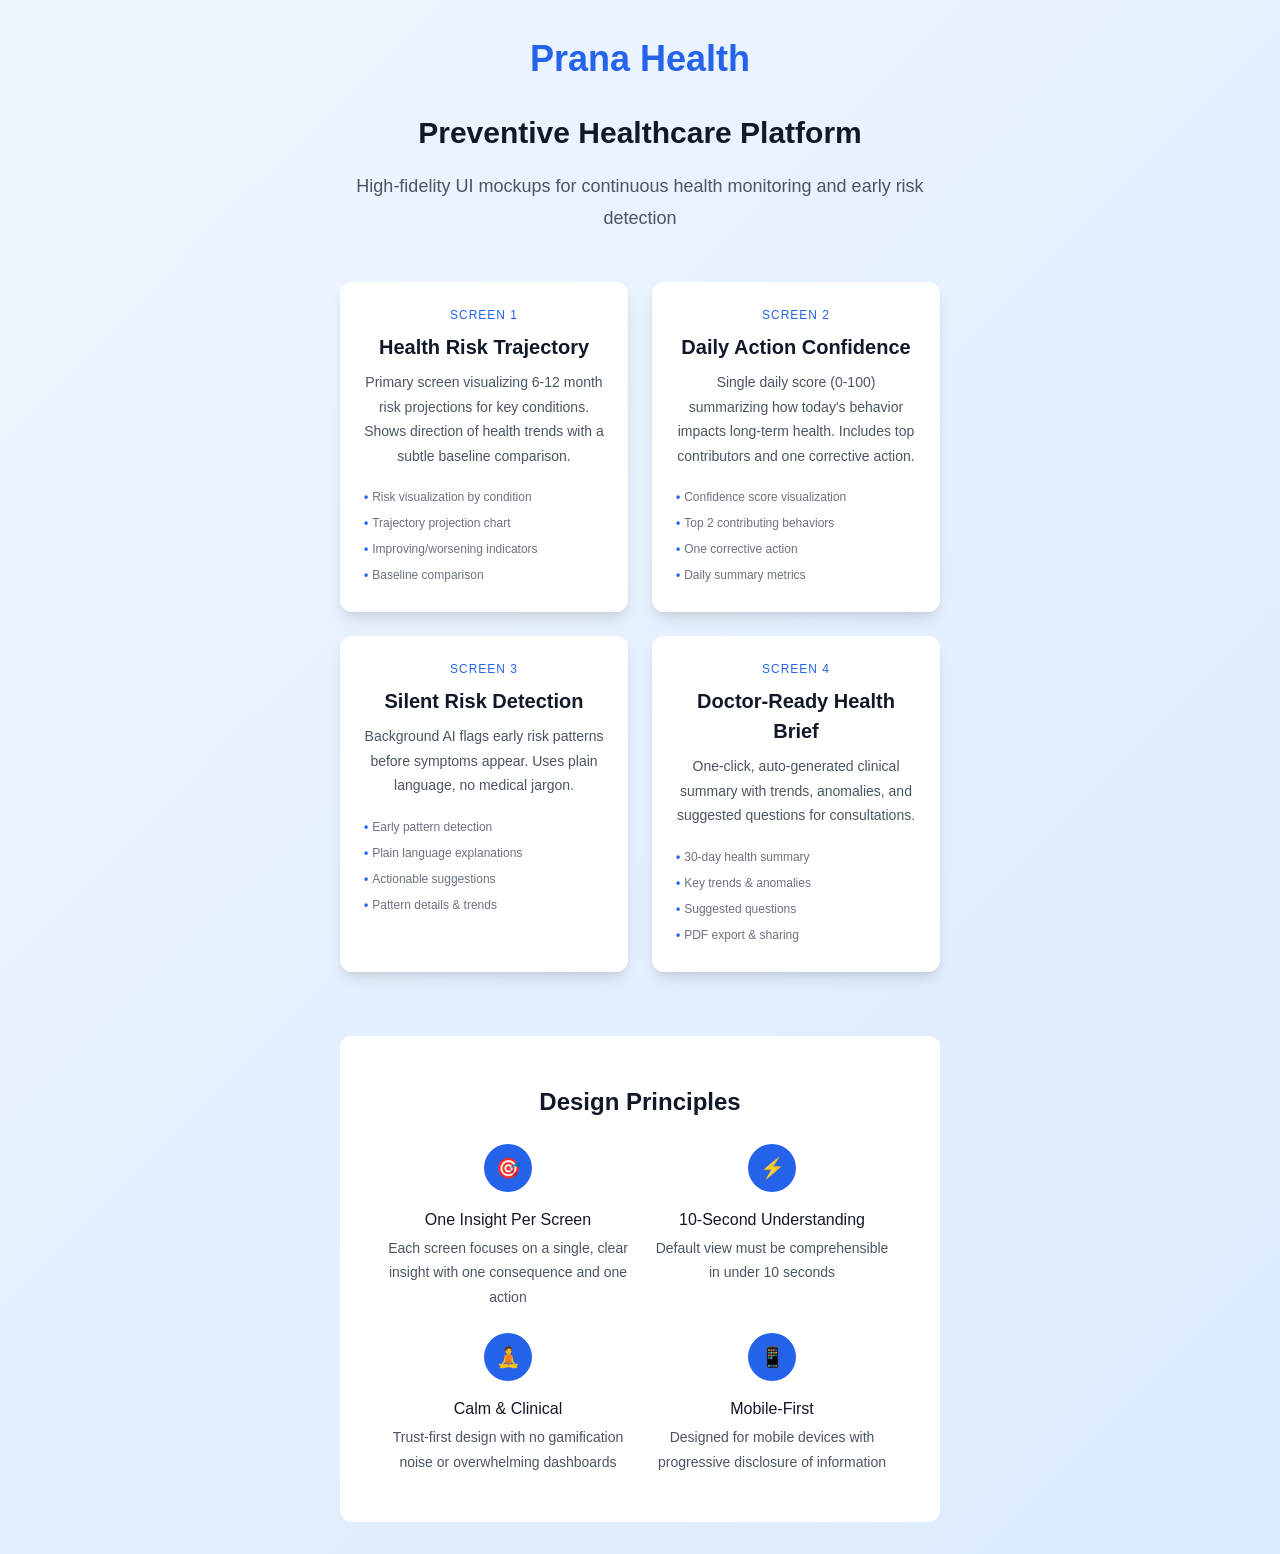
<file: index.html>
<!DOCTYPE html>
<html lang="en">
<head>
  <meta charset="UTF-8">
  <meta name="viewport" content="width=device-width, initial-scale=1.0">
  <title>Prana Health - Design System & Mockups</title>
  <link rel="stylesheet" href="design-system.css">
  <style>
    .landing {
      min-height: 100vh;
      display: flex;
      flex-direction: column;
      align-items: center;
      justify-content: center;
      padding: var(--spacing-xl);
      background: linear-gradient(135deg, #EFF6FF 0%, #DBEAFE 100%);
    }
    
    .landing-content {
      max-width: 600px;
      text-align: center;
    }
    
    .logo {
      font-size: var(--font-size-4xl);
      font-weight: var(--font-weight-bold);
      color: var(--color-primary);
      margin-bottom: var(--spacing-lg);
    }
    
    .landing-title {
      font-size: var(--font-size-3xl);
      font-weight: var(--font-weight-semibold);
      color: var(--color-neutral-900);
      margin-bottom: var(--spacing-md);
    }
    
    .landing-subtitle {
      font-size: var(--font-size-lg);
      color: var(--color-neutral-600);
      margin-bottom: var(--spacing-2xl);
      line-height: var(--line-height-relaxed);
    }
    
    .screen-grid {
      display: grid;
      grid-template-columns: repeat(auto-fit, minmax(280px, 1fr));
      gap: var(--spacing-lg);
      width: 100%;
      max-width: 1200px;
      margin-top: var(--spacing-2xl);
    }
    
    .screen-card {
      background: white;
      border-radius: var(--radius-lg);
      padding: var(--spacing-lg);
      box-shadow: var(--shadow-lg);
      text-decoration: none;
      color: inherit;
      transition: transform var(--transition-base), box-shadow var(--transition-base);
    }
    
    .screen-card:hover {
      transform: translateY(-4px);
      box-shadow: var(--shadow-lg);
    }
    
    .screen-number {
      font-size: var(--font-size-xs);
      font-weight: var(--font-weight-medium);
      color: var(--color-primary);
      text-transform: uppercase;
      letter-spacing: 1px;
      margin-bottom: var(--spacing-sm);
    }
    
    .screen-card-title {
      font-size: var(--font-size-xl);
      font-weight: var(--font-weight-semibold);
      color: var(--color-neutral-900);
      margin-bottom: var(--spacing-sm);
    }
    
    .screen-card-description {
      font-size: var(--font-size-sm);
      color: var(--color-neutral-600);
      line-height: var(--line-height-relaxed);
      margin-bottom: var(--spacing-md);
    }
    
    .screen-features {
      list-style: none;
      padding: 0;
      margin: 0;
    }
    
    .screen-feature {
      font-size: var(--font-size-xs);
      color: var(--color-neutral-500);
      padding: var(--spacing-xs) 0;
      display: flex;
      align-items: center;
      gap: var(--spacing-xs);
    }
    
    .screen-feature::before {
      content: "•";
      color: var(--color-primary);
      font-weight: bold;
    }
    
    .design-principles {
      margin-top: var(--spacing-3xl);
      padding: var(--spacing-2xl);
      background: white;
      border-radius: var(--radius-lg);
      max-width: 800px;
      width: 100%;
    }
    
    .principles-title {
      font-size: var(--font-size-2xl);
      font-weight: var(--font-weight-semibold);
      color: var(--color-neutral-900);
      margin-bottom: var(--spacing-lg);
      text-align: center;
    }
    
    .principles-grid {
      display: grid;
      grid-template-columns: repeat(auto-fit, minmax(200px, 1fr));
      gap: var(--spacing-lg);
    }
    
    .principle-item {
      text-align: center;
    }
    
    .principle-icon {
      width: 48px;
      height: 48px;
      margin: 0 auto var(--spacing-md);
      background: var(--color-primary);
      border-radius: 50%;
      display: flex;
      align-items: center;
      justify-content: center;
      color: white;
      font-size: var(--font-size-xl);
    }
    
    .principle-title {
      font-size: var(--font-size-base);
      font-weight: var(--font-weight-medium);
      color: var(--color-neutral-900);
      margin-bottom: var(--spacing-xs);
    }
    
    .principle-text {
      font-size: var(--font-size-sm);
      color: var(--color-neutral-600);
      line-height: var(--line-height-relaxed);
    }
  </style>
</head>
<body>
  <div class="landing">
    <div class="landing-content">
      <div class="logo">Prana Health</div>
      <h1 class="landing-title">Preventive Healthcare Platform</h1>
      <p class="landing-subtitle">
        High-fidelity UI mockups for continuous health monitoring and early risk detection
      </p>
      
      <div class="screen-grid">
        <a href="1-risk-trajectory.html" class="screen-card">
          <div class="screen-number">Screen 1</div>
          <div class="screen-card-title">Health Risk Trajectory</div>
          <div class="screen-card-description">
            Primary screen visualizing 6-12 month risk projections for key conditions. Shows direction of health trends with a subtle baseline comparison.
          </div>
          <ul class="screen-features">
            <li class="screen-feature">Risk visualization by condition</li>
            <li class="screen-feature">Trajectory projection chart</li>
            <li class="screen-feature">Improving/worsening indicators</li>
            <li class="screen-feature">Baseline comparison</li>
          </ul>
        </a>
        
        <a href="2-daily-confidence.html" class="screen-card">
          <div class="screen-number">Screen 2</div>
          <div class="screen-card-title">Daily Action Confidence</div>
          <div class="screen-card-description">
            Single daily score (0-100) summarizing how today's behavior impacts long-term health. Includes top contributors and one corrective action.
          </div>
          <ul class="screen-features">
            <li class="screen-feature">Confidence score visualization</li>
            <li class="screen-feature">Top 2 contributing behaviors</li>
            <li class="screen-feature">One corrective action</li>
            <li class="screen-feature">Daily summary metrics</li>
          </ul>
        </a>
        
        <a href="3-risk-detection.html" class="screen-card">
          <div class="screen-number">Screen 3</div>
          <div class="screen-card-title">Silent Risk Detection</div>
          <div class="screen-card-description">
            Background AI flags early risk patterns before symptoms appear. Uses plain language, no medical jargon.
          </div>
          <ul class="screen-features">
            <li class="screen-feature">Early pattern detection</li>
            <li class="screen-feature">Plain language explanations</li>
            <li class="screen-feature">Actionable suggestions</li>
            <li class="screen-feature">Pattern details & trends</li>
          </ul>
        </a>
        
        <a href="4-health-brief.html" class="screen-card">
          <div class="screen-number">Screen 4</div>
          <div class="screen-card-title">Doctor-Ready Health Brief</div>
          <div class="screen-card-description">
            One-click, auto-generated clinical summary with trends, anomalies, and suggested questions for consultations.
          </div>
          <ul class="screen-features">
            <li class="screen-feature">30-day health summary</li>
            <li class="screen-feature">Key trends & anomalies</li>
            <li class="screen-feature">Suggested questions</li>
            <li class="screen-feature">PDF export & sharing</li>
          </ul>
        </a>
      </div>
      
      <div class="design-principles">
        <h2 class="principles-title">Design Principles</h2>
        <div class="principles-grid">
          <div class="principle-item">
            <div class="principle-icon">🎯</div>
            <div class="principle-title">One Insight Per Screen</div>
            <div class="principle-text">Each screen focuses on a single, clear insight with one consequence and one action</div>
          </div>
          <div class="principle-item">
            <div class="principle-icon">⚡</div>
            <div class="principle-title">10-Second Understanding</div>
            <div class="principle-text">Default view must be comprehensible in under 10 seconds</div>
          </div>
          <div class="principle-item">
            <div class="principle-icon">🧘</div>
            <div class="principle-title">Calm & Clinical</div>
            <div class="principle-text">Trust-first design with no gamification noise or overwhelming dashboards</div>
          </div>
          <div class="principle-item">
            <div class="principle-icon">📱</div>
            <div class="principle-title">Mobile-First</div>
            <div class="principle-text">Designed for mobile devices with progressive disclosure of information</div>
          </div>
        </div>
      </div>
    </div>
  </div>
</body>
</html>
</file>
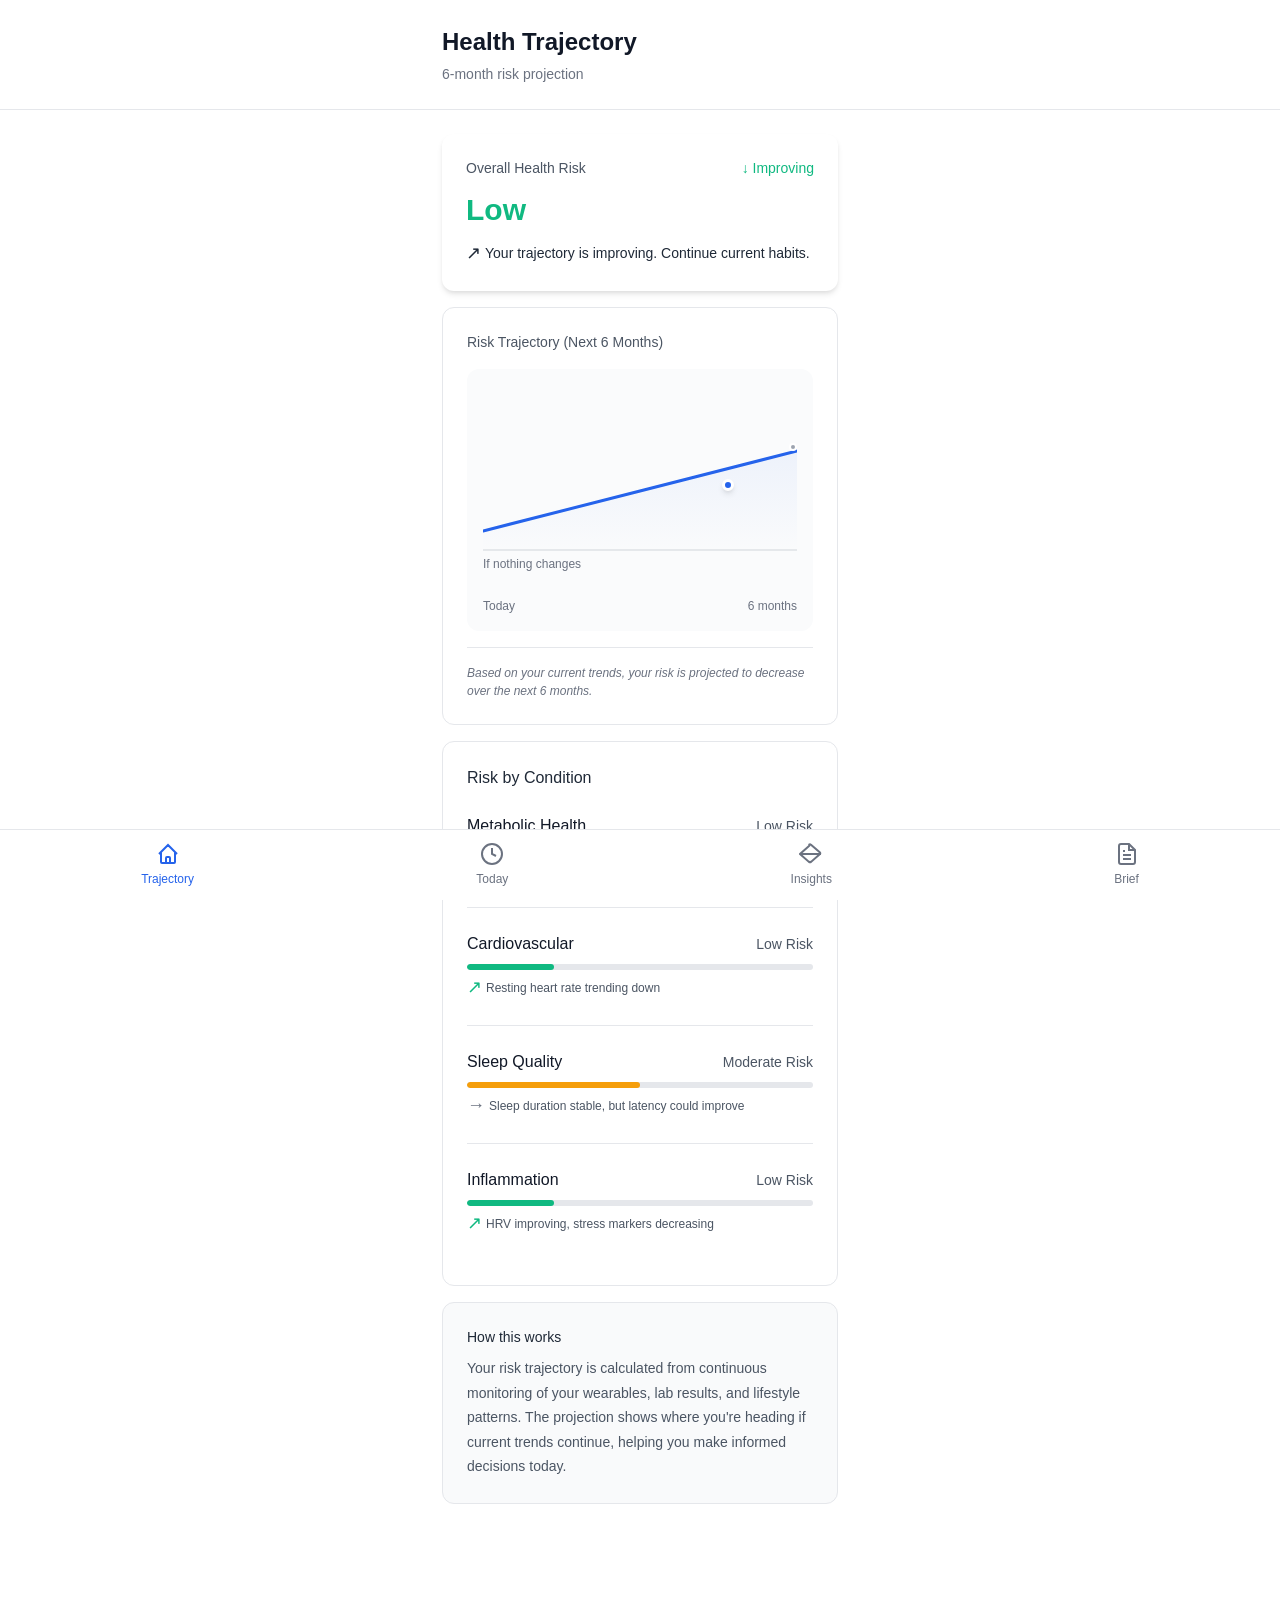
<file: 1-risk-trajectory.html>
<!DOCTYPE html>
<html lang="en">
<head>
  <meta charset="UTF-8">
  <meta name="viewport" content="width=device-width, initial-scale=1.0">
  <title>Health Risk Trajectory - Prana Health</title>
  <link rel="stylesheet" href="design-system.css">
  <style>
    .trajectory-visual {
      margin: var(--spacing-md) 0;
      padding: var(--spacing-md);
      background: var(--color-surface);
      border-radius: var(--radius-lg);
      overflow: hidden;
    }
    
    .trajectory-line {
      position: relative;
      height: 180px;
      margin: var(--spacing-md) 0;
    }
    
    .baseline {
      position: absolute;
      bottom: 30px;
      left: 0;
      right: 0;
      height: 2px;
      background: var(--color-neutral-300);
      opacity: 0.5;
    }
    
    .baseline-label {
      position: absolute;
      bottom: 8px;
      left: 0;
      font-size: var(--font-size-xs);
      color: var(--color-neutral-500);
    }
    
    .trajectory-path {
      position: absolute;
      bottom: 30px;
      left: 0;
      right: 0;
      height: 120px;
      width: 100%;
    }
    
    .path-line {
      stroke: var(--color-primary);
      stroke-width: 3;
      fill: none;
      stroke-linecap: round;
    }
    
    .path-fill {
      fill: url(#gradient);
      opacity: 0.2;
    }
    
    .current-point {
      position: absolute;
      bottom: 30px;
      right: 20%;
      width: 12px;
      height: 12px;
      background: var(--color-primary);
      border-radius: 50%;
      border: 3px solid white;
      box-shadow: var(--shadow-md);
      transform: translateY(-60px);
    }
    
    .projected-point {
      position: absolute;
      bottom: 30px;
      right: 0;
      width: 8px;
      height: 8px;
      background: var(--color-neutral-400);
      border-radius: 50%;
      border: 2px solid white;
      transform: translateY(-100px);
    }
    
    .risk-condition {
      margin-bottom: var(--spacing-lg);
    }
    
    .condition-header {
      display: flex;
      justify-content: space-between;
      align-items: center;
      margin-bottom: var(--spacing-sm);
    }
    
    .condition-name {
      font-size: var(--font-size-base);
      font-weight: var(--font-weight-medium);
      color: var(--color-neutral-900);
    }
    
    .condition-risk {
      font-size: var(--font-size-sm);
      color: var(--color-neutral-600);
    }
    
    .risk-bar-container {
      height: 6px;
      background: var(--color-neutral-200);
      border-radius: var(--radius-full);
      overflow: hidden;
      margin-bottom: var(--spacing-xs);
    }
    
    .risk-bar {
      height: 100%;
      border-radius: var(--radius-full);
      transition: width var(--transition-slow);
    }
    
    .risk-bar.low {
      background: var(--color-success);
      width: 25%;
    }
    
    .risk-bar.moderate {
      background: var(--color-warning);
      width: 50%;
    }
    
    .risk-bar.high {
      background: var(--color-error);
      width: 75%;
    }
    
    .projection-note {
      font-size: var(--font-size-xs);
      color: var(--color-neutral-500);
      font-style: italic;
      margin-top: var(--spacing-md);
      padding-top: var(--spacing-md);
      border-top: 1px solid var(--color-border);
    }
  </style>
</head>
<body>
  <div class="screen">
    <div class="header">
      <div class="container">
        <div class="header-title">Health Trajectory</div>
        <div class="header-subtitle">6-month risk projection</div>
      </div>
    </div>
    
    <div class="container" style="padding-top: var(--spacing-lg); padding-bottom: 80px;">
      <!-- Overview Card -->
      <div class="card card-elevated">
        <div class="risk-label">
          <span>Overall Health Risk</span>
          <span class="status-improving">↓ Improving</span>
        </div>
        <div class="risk-value status-improving">Low</div>
        <div class="risk-trend">
          <span class="trend-arrow">↗</span>
          <span>Your trajectory is improving. Continue current habits.</span>
        </div>
      </div>
      
      <!-- Trajectory Visualization -->
      <div class="card">
        <div style="font-size: var(--font-size-sm); color: var(--color-neutral-600); margin-bottom: var(--spacing-md);">
          Risk Trajectory (Next 6 Months)
        </div>
        <div class="trajectory-visual">
          <div class="trajectory-line">
            <div class="baseline"></div>
            <div class="baseline-label">If nothing changes</div>
            <svg class="trajectory-path" viewBox="0 0 300 120" preserveAspectRatio="none">
              <defs>
                <linearGradient id="gradient" x1="0%" y1="0%" x2="0%" y2="100%">
                  <stop offset="0%" style="stop-color:var(--color-primary);stop-opacity:0.3" />
                  <stop offset="100%" style="stop-color:var(--color-primary);stop-opacity:0" />
                </linearGradient>
              </defs>
              <path class="path-fill" d="M 0 100 Q 75 80 150 60 T 300 20 L 300 120 L 0 120 Z"></path>
              <path class="path-line" d="M 0 100 Q 75 80 150 60 T 300 20"></path>
            </svg>
            <div class="current-point"></div>
            <div class="projected-point"></div>
          </div>
          <div style="display: flex; justify-content: space-between; font-size: var(--font-size-xs); color: var(--color-neutral-500); margin-top: var(--spacing-md);">
            <span>Today</span>
            <span>6 months</span>
          </div>
        </div>
        <div class="projection-note">
          Based on your current trends, your risk is projected to decrease over the next 6 months.
        </div>
      </div>
      
      <!-- Individual Risk Conditions -->
      <div class="card">
        <div style="font-size: var(--font-size-base); font-weight: var(--font-weight-medium); margin-bottom: var(--spacing-lg);">
          Risk by Condition
        </div>
        
        <div class="risk-condition">
          <div class="condition-header">
            <span class="condition-name">Metabolic Health</span>
            <span class="condition-risk status-improving">Low Risk</span>
          </div>
          <div class="risk-bar-container">
            <div class="risk-bar low"></div>
          </div>
          <div class="risk-trend" style="margin-top: var(--spacing-xs);">
            <span class="trend-arrow status-improving">↗</span>
            <span style="font-size: var(--font-size-xs); color: var(--color-neutral-600);">
              Improving due to consistent activity and stable glucose
            </span>
          </div>
        </div>
        
        <div class="divider"></div>
        
        <div class="risk-condition">
          <div class="condition-header">
            <span class="condition-name">Cardiovascular</span>
            <span class="condition-risk status-improving">Low Risk</span>
          </div>
          <div class="risk-bar-container">
            <div class="risk-bar low"></div>
          </div>
          <div class="risk-trend" style="margin-top: var(--spacing-xs);">
            <span class="trend-arrow status-improving">↗</span>
            <span style="font-size: var(--font-size-xs); color: var(--color-neutral-600);">
              Resting heart rate trending down
            </span>
          </div>
        </div>
        
        <div class="divider"></div>
        
        <div class="risk-condition">
          <div class="condition-header">
            <span class="condition-name">Sleep Quality</span>
            <span class="condition-risk status-stable">Moderate Risk</span>
          </div>
          <div class="risk-bar-container">
            <div class="risk-bar moderate"></div>
          </div>
          <div class="risk-trend" style="margin-top: var(--spacing-xs);">
            <span class="trend-arrow status-stable">→</span>
            <span style="font-size: var(--font-size-xs); color: var(--color-neutral-600);">
              Sleep duration stable, but latency could improve
            </span>
          </div>
        </div>
        
        <div class="divider"></div>
        
        <div class="risk-condition">
          <div class="condition-header">
            <span class="condition-name">Inflammation</span>
            <span class="condition-risk status-improving">Low Risk</span>
          </div>
          <div class="risk-bar-container">
            <div class="risk-bar low"></div>
          </div>
          <div class="risk-trend" style="margin-top: var(--spacing-xs);">
            <span class="trend-arrow status-improving">↗</span>
            <span style="font-size: var(--font-size-xs); color: var(--color-neutral-600);">
              HRV improving, stress markers decreasing
            </span>
          </div>
        </div>
      </div>
      
      <!-- Explanation Card -->
      <div class="card" style="background: var(--color-neutral-50);">
        <div style="font-size: var(--font-size-sm); font-weight: var(--font-weight-medium); margin-bottom: var(--spacing-sm);">
          How this works
        </div>
        <div style="font-size: var(--font-size-sm); color: var(--color-neutral-600); line-height: var(--line-height-relaxed);">
          Your risk trajectory is calculated from continuous monitoring of your wearables, lab results, and lifestyle patterns. The projection shows where you're heading if current trends continue, helping you make informed decisions today.
        </div>
      </div>
    </div>
    
    <!-- Navigation -->
    <div class="nav-bar">
      <a href="1-risk-trajectory.html" class="nav-item active">
        <div class="nav-icon" style="mask-image: url('data:image/svg+xml,<svg xmlns=%22http://www.w3.org/2000/svg%22 viewBox=%220 0 24 24%22 fill=%22none%22 stroke=%22currentColor%22 stroke-width=%222%22><path d=%22M3 12l2-2m0 0l7-7 7 7M5 10v10a1 1 0 001 1h3m10-11l2 2m-2-2v10a1 1 0 01-1 1h-3m-6 0a1 1 0 001-1v-4a1 1 0 011-1h2a1 1 0 011 1v4a1 1 0 001 1m-6 0h6%22/></svg>');"></div>
        <span>Trajectory</span>
      </a>
      <a href="2-daily-confidence.html" class="nav-item">
        <div class="nav-icon" style="mask-image: url('data:image/svg+xml,<svg xmlns=%22http://www.w3.org/2000/svg%22 viewBox=%220 0 24 24%22 fill=%22none%22 stroke=%22currentColor%22 stroke-width=%222%22><circle cx=%2212%22 cy=%2212%22 r=%2210%22/><path d=%22M12 6v6l4 2%22/></svg>');"></div>
        <span>Today</span>
      </a>
      <a href="3-risk-detection.html" class="nav-item">
        <div class="nav-icon" style="mask-image: url('data:image/svg+xml,<svg xmlns=%22http://www.w3.org/2000/svg%22 viewBox=%220 0 24 24%22 fill=%22none%22 stroke=%22currentColor%22 stroke-width=%222%22><path d=%22M10.29 3.86L1 12l9.29 8.14a1 1 0 011.42 0l9.29-8.14a1 1 0 000-1.42l-9.29-8.14a1 1 0 00-1.42 0z%22/><path d=%22M2 12h20%22/></svg>');"></div>
        <span>Insights</span>
      </a>
      <a href="4-health-brief.html" class="nav-item">
        <div class="nav-icon" style="mask-image: url('data:image/svg+xml,<svg xmlns=%22http://www.w3.org/2000/svg%22 viewBox=%220 0 24 24%22 fill=%22none%22 stroke=%22currentColor%22 stroke-width=%222%22><path d=%22M14 2H6a2 2 0 00-2 2v16a2 2 0 002 2h12a2 2 0 002-2V8z%22/><path d=%22M14 2v6h6%22/><path d=%22M16 13H8%22/><path d=%22M16 17H8%22/><path d=%22M10 9H8%22/></svg>');"></div>
        <span>Brief</span>
      </a>
    </div>
  </div>
</body>
</html>
</file>
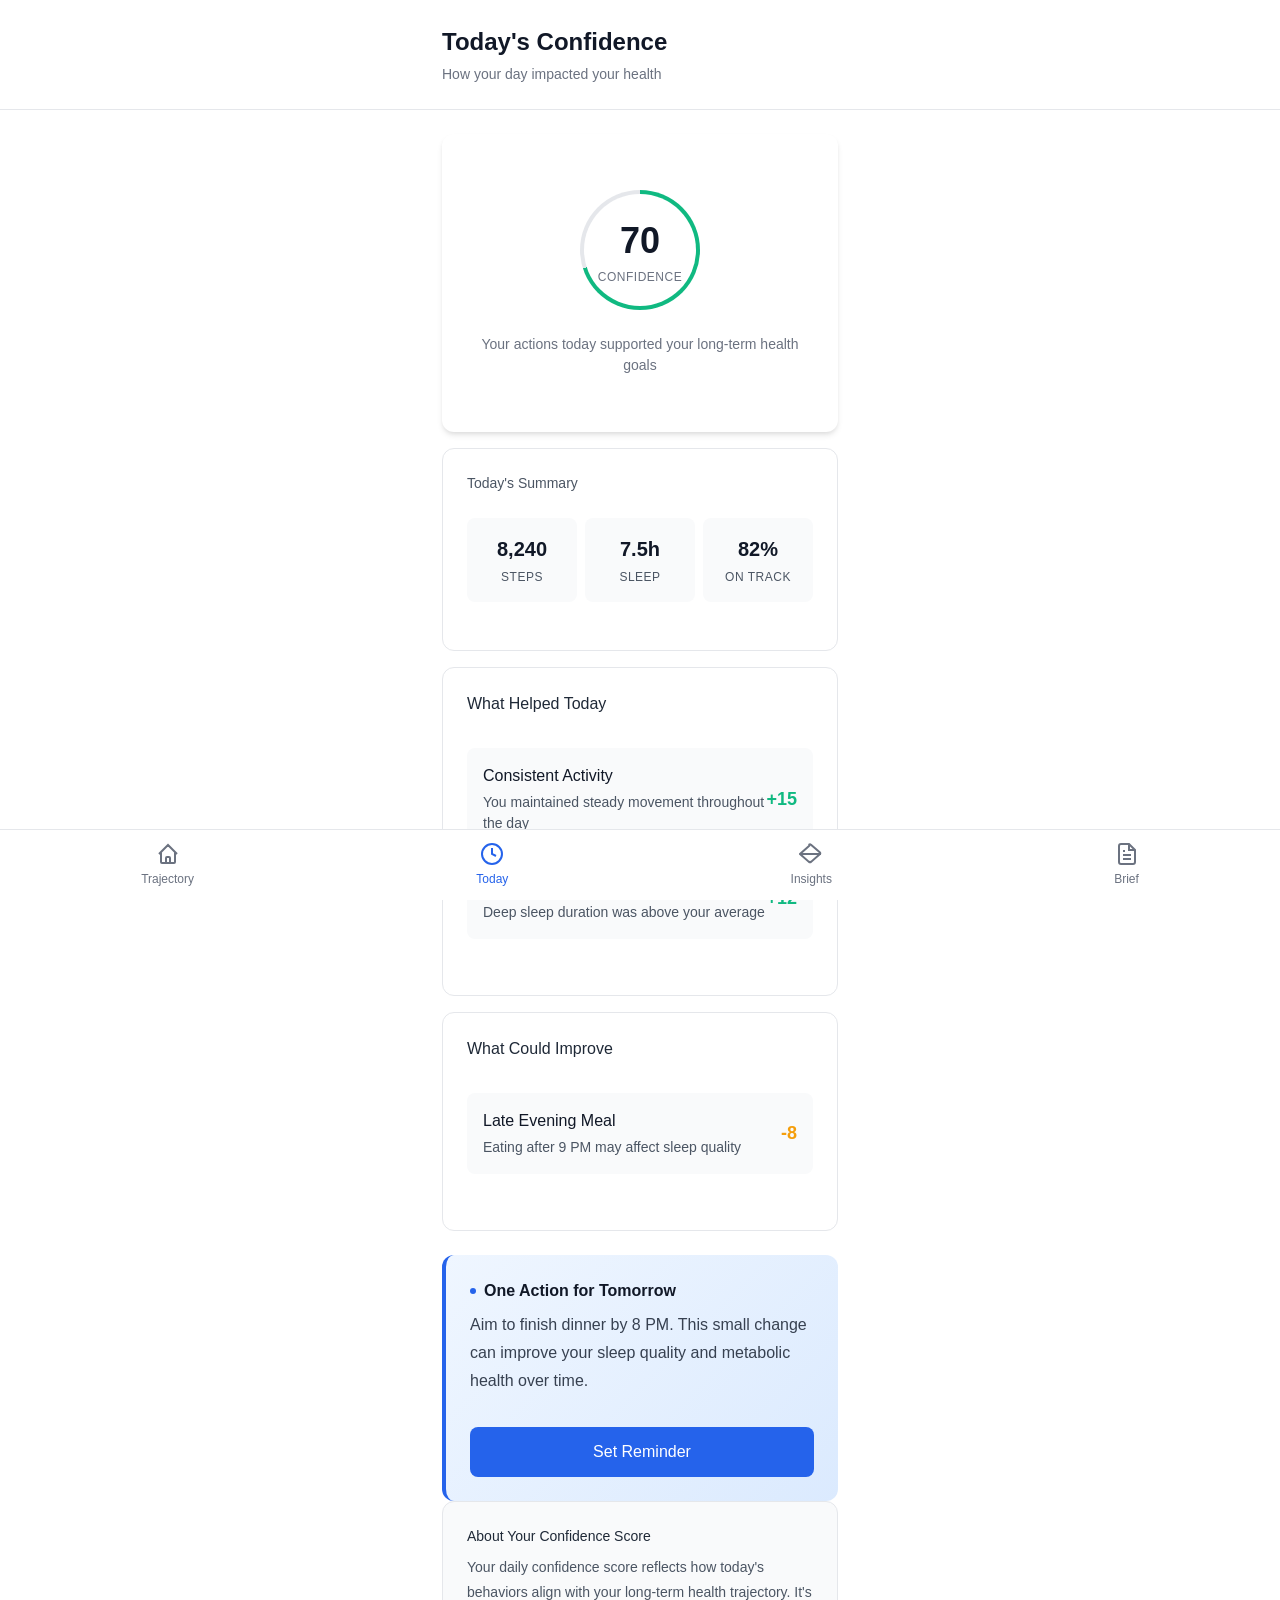
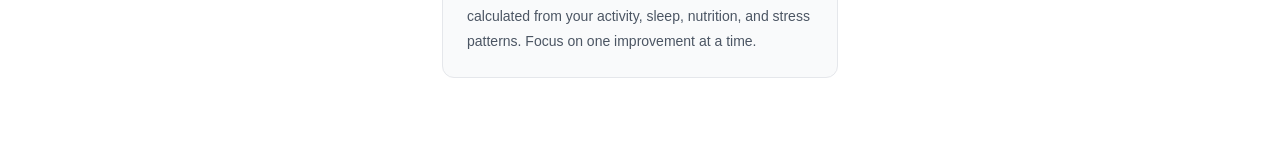
<file: 2-daily-confidence.html>
<!DOCTYPE html>
<html lang="en">
<head>
  <meta charset="UTF-8">
  <meta name="viewport" content="width=device-width, initial-scale=1.0">
  <title>Daily Confidence - Prana Health</title>
  <link rel="stylesheet" href="design-system.css">
  <style>
    .confidence-header {
      text-align: center;
      padding: var(--spacing-xl) 0;
    }
    
    .confidence-subtitle {
      font-size: var(--font-size-sm);
      color: var(--color-neutral-500);
      margin-top: var(--spacing-sm);
    }
    
    .contributors {
      margin: var(--spacing-xl) 0;
    }
    
    .contributor-item {
      display: flex;
      align-items: center;
      justify-content: space-between;
      padding: var(--spacing-md);
      background: var(--color-neutral-50);
      border-radius: var(--radius-md);
      margin-bottom: var(--spacing-sm);
    }
    
    .contributor-info {
      flex: 1;
    }
    
    .contributor-name {
      font-size: var(--font-size-base);
      font-weight: var(--font-weight-medium);
      color: var(--color-neutral-900);
      margin-bottom: var(--spacing-xs);
    }
    
    .contributor-impact {
      font-size: var(--font-size-sm);
      color: var(--color-neutral-600);
    }
    
    .contributor-value {
      font-size: var(--font-size-lg);
      font-weight: var(--font-weight-semibold);
      color: var(--color-success);
    }
    
    .action-card {
      background: linear-gradient(135deg, #EFF6FF 0%, #DBEAFE 100%);
      border-left: 4px solid var(--color-primary);
      padding: var(--spacing-lg);
      border-radius: var(--radius-lg);
      margin-top: var(--spacing-lg);
    }
    
    .action-title {
      font-size: var(--font-size-base);
      font-weight: var(--font-weight-semibold);
      color: var(--color-neutral-900);
      margin-bottom: var(--spacing-sm);
      display: flex;
      align-items: center;
      gap: var(--spacing-sm);
    }
    
    .action-bullet {
      width: 6px;
      height: 6px;
      background: var(--color-primary);
      border-radius: 50%;
    }
    
    .action-text {
      font-size: var(--font-size-base);
      line-height: var(--line-height-relaxed);
      color: var(--color-neutral-700);
      margin-bottom: var(--spacing-md);
    }
    
    .action-button {
      margin-top: var(--spacing-md);
    }
    
    .day-summary {
      display: grid;
      grid-template-columns: repeat(3, 1fr);
      gap: var(--spacing-sm);
      margin: var(--spacing-lg) 0;
    }
    
    .summary-item {
      text-align: center;
      padding: var(--spacing-md);
      background: var(--color-neutral-50);
      border-radius: var(--radius-md);
    }
    
    .summary-value {
      font-size: var(--font-size-xl);
      font-weight: var(--font-weight-semibold);
      color: var(--color-neutral-900);
      margin-bottom: var(--spacing-xs);
    }
    
    .summary-label {
      font-size: var(--font-size-xs);
      color: var(--color-neutral-600);
      text-transform: uppercase;
      letter-spacing: 0.5px;
    }
  </style>
</head>
<body>
  <div class="screen">
    <div class="header">
      <div class="container">
        <div class="header-title">Today's Confidence</div>
        <div class="header-subtitle">How your day impacted your health</div>
      </div>
    </div>
    
    <div class="container" style="padding-top: var(--spacing-lg);">
      <!-- Confidence Score -->
      <div class="card card-elevated" style="text-align: center;">
        <div class="confidence-header">
          <div class="confidence-circle">
            <div class="confidence-inner">
              <div class="confidence-number">70</div>
              <div class="confidence-label">Confidence</div>
            </div>
          </div>
          <div class="confidence-subtitle">
            Your actions today supported your long-term health goals
          </div>
        </div>
      </div>
      
      <!-- Day Summary -->
      <div class="card">
        <div style="font-size: var(--font-size-sm); color: var(--color-neutral-600); margin-bottom: var(--spacing-md);">
          Today's Summary
        </div>
        <div class="day-summary">
          <div class="summary-item">
            <div class="summary-value">8,240</div>
            <div class="summary-label">Steps</div>
          </div>
          <div class="summary-item">
            <div class="summary-value">7.5h</div>
            <div class="summary-label">Sleep</div>
          </div>
          <div class="summary-item">
            <div class="summary-value">82%</div>
            <div class="summary-label">On Track</div>
          </div>
        </div>
      </div>
      
      <!-- Top Contributors -->
      <div class="card">
        <div style="font-size: var(--font-size-base); font-weight: var(--font-weight-medium); margin-bottom: var(--spacing-md);">
          What Helped Today
        </div>
        <div class="contributors">
          <div class="contributor-item">
            <div class="contributor-info">
              <div class="contributor-name">Consistent Activity</div>
              <div class="contributor-impact">You maintained steady movement throughout the day</div>
            </div>
            <div class="contributor-value">+15</div>
          </div>
          
          <div class="contributor-item">
            <div class="contributor-info">
              <div class="contributor-name">Quality Sleep</div>
              <div class="contributor-impact">Deep sleep duration was above your average</div>
            </div>
            <div class="contributor-value">+12</div>
          </div>
        </div>
      </div>
      
      <!-- What Hurt -->
      <div class="card">
        <div style="font-size: var(--font-size-base); font-weight: var(--font-weight-medium); margin-bottom: var(--spacing-md);">
          What Could Improve
        </div>
        <div class="contributors">
          <div class="contributor-item">
            <div class="contributor-info">
              <div class="contributor-name">Late Evening Meal</div>
              <div class="contributor-impact">Eating after 9 PM may affect sleep quality</div>
            </div>
            <div class="contributor-value" style="color: var(--color-warning);">-8</div>
          </div>
        </div>
      </div>
      
      <!-- Tomorrow's Action -->
      <div class="action-card">
        <div class="action-title">
          <div class="action-bullet"></div>
          <span>One Action for Tomorrow</span>
        </div>
        <div class="action-text">
          Aim to finish dinner by 8 PM. This small change can improve your sleep quality and metabolic health over time.
        </div>
        <button class="btn btn-primary btn-full action-button">
          Set Reminder
        </button>
      </div>
      
      <!-- Explanation -->
      <div class="card" style="background: var(--color-neutral-50);">
        <div style="font-size: var(--font-size-sm); font-weight: var(--font-weight-medium); margin-bottom: var(--spacing-sm);">
          About Your Confidence Score
        </div>
        <div style="font-size: var(--font-size-sm); color: var(--color-neutral-600); line-height: var(--line-height-relaxed);">
          Your daily confidence score reflects how today's behaviors align with your long-term health trajectory. It's calculated from your activity, sleep, nutrition, and stress patterns. Focus on one improvement at a time.
        </div>
      </div>
    </div>
    
    <!-- Navigation -->
    <div class="nav-bar">
      <a href="1-risk-trajectory.html" class="nav-item">
        <div class="nav-icon" style="mask-image: url('data:image/svg+xml,<svg xmlns=%22http://www.w3.org/2000/svg%22 viewBox=%220 0 24 24%22 fill=%22none%22 stroke=%22currentColor%22 stroke-width=%222%22><path d=%22M3 12l2-2m0 0l7-7 7 7M5 10v10a1 1 0 001 1h3m10-11l2 2m-2-2v10a1 1 0 01-1 1h-3m-6 0a1 1 0 001-1v-4a1 1 0 011-1h2a1 1 0 011 1v4a1 1 0 001 1m-6 0h6%22/></svg>');"></div>
        <span>Trajectory</span>
      </a>
      <a href="2-daily-confidence.html" class="nav-item active">
        <div class="nav-icon" style="mask-image: url('data:image/svg+xml,<svg xmlns=%22http://www.w3.org/2000/svg%22 viewBox=%220 0 24 24%22 fill=%22none%22 stroke=%22currentColor%22 stroke-width=%222%22><circle cx=%2212%22 cy=%2212%22 r=%2210%22/><path d=%22M12 6v6l4 2%22/></svg>');"></div>
        <span>Today</span>
      </a>
      <a href="3-risk-detection.html" class="nav-item">
        <div class="nav-icon" style="mask-image: url('data:image/svg+xml,<svg xmlns=%22http://www.w3.org/2000/svg%22 viewBox=%220 0 24 24%22 fill=%22none%22 stroke=%22currentColor%22 stroke-width=%222%22><path d=%22M10.29 3.86L1 12l9.29 8.14a1 1 0 011.42 0l9.29-8.14a1 1 0 000-1.42l-9.29-8.14a1 1 0 00-1.42 0z%22/><path d=%22M2 12h20%22/></svg>');"></div>
        <span>Insights</span>
      </a>
      <a href="4-health-brief.html" class="nav-item">
        <div class="nav-icon" style="mask-image: url('data:image/svg+xml,<svg xmlns=%22http://www.w3.org/2000/svg%22 viewBox=%220 0 24 24%22 fill=%22none%22 stroke=%22currentColor%22 stroke-width=%222%22><path d=%22M14 2H6a2 2 0 00-2 2v16a2 2 0 002 2h12a2 2 0 002-2V8z%22/><path d=%22M14 2v6h6%22/><path d=%22M16 13H8%22/><path d=%22M16 17H8%22/><path d=%22M10 9H8%22/></svg>');"></div>
        <span>Brief</span>
      </a>
    </div>
  </div>
</body>
</html>
</file>
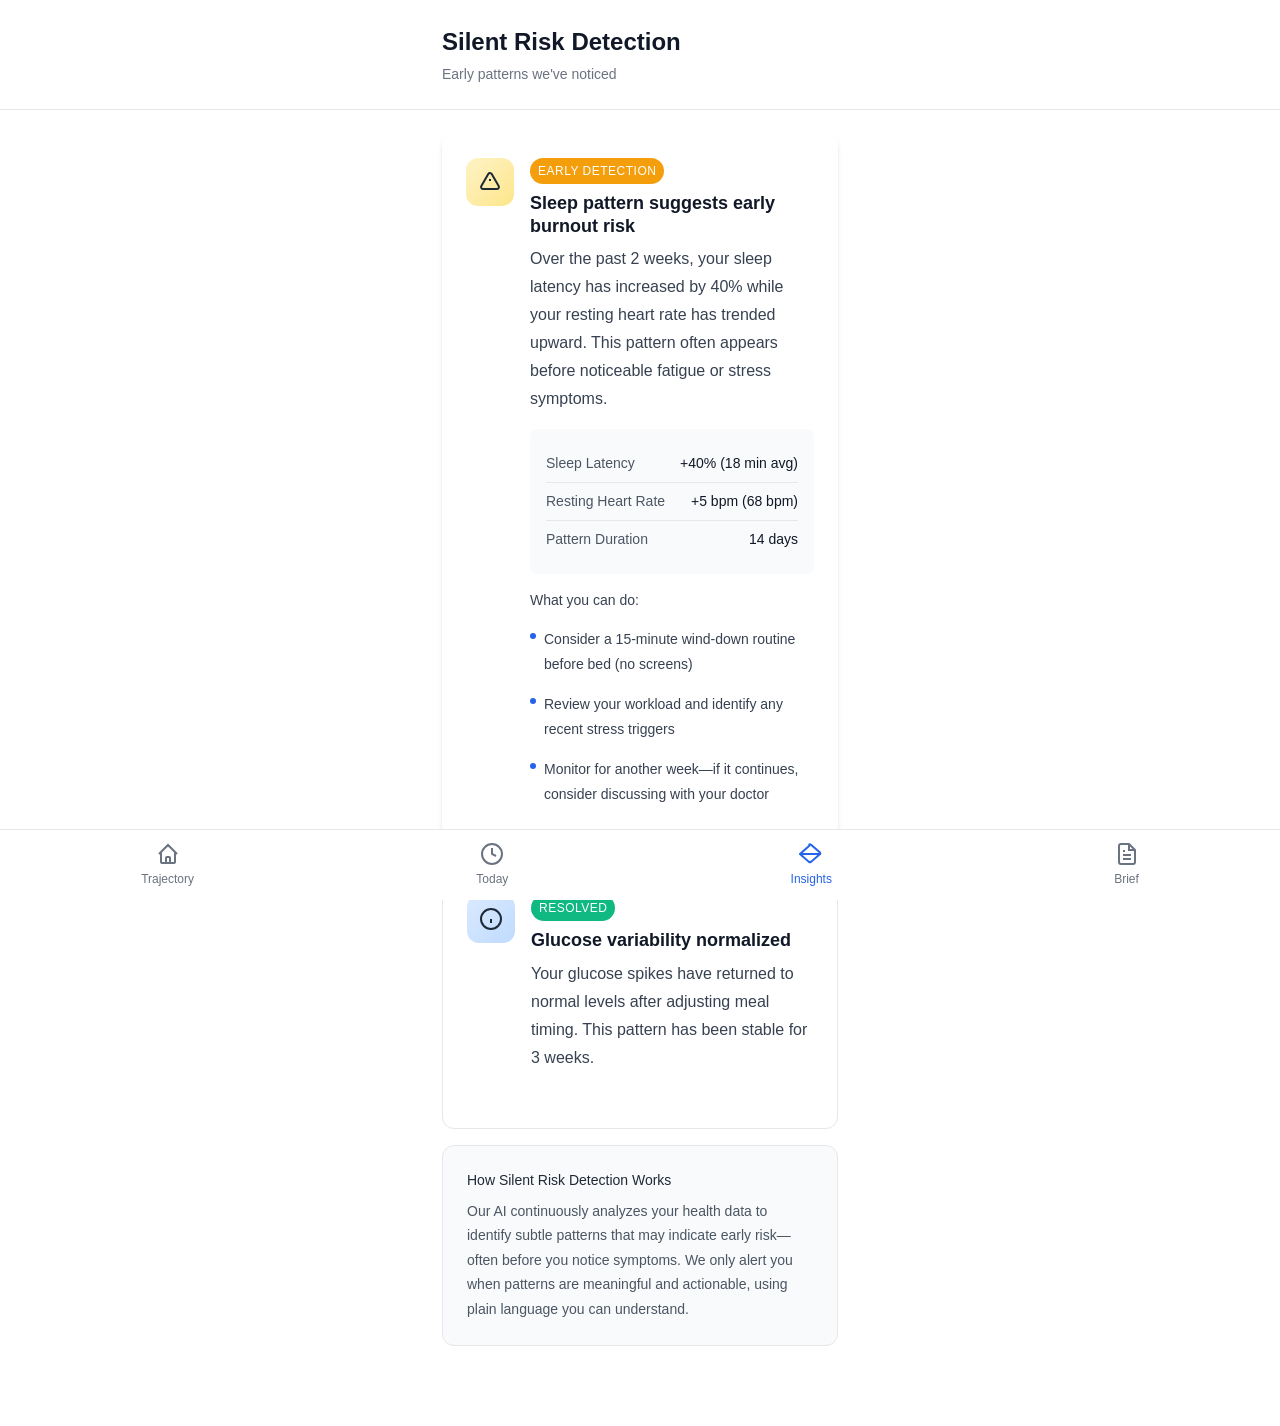
<file: 3-risk-detection.html>
<!DOCTYPE html>
<html lang="en">
<head>
  <meta charset="UTF-8">
  <meta name="viewport" content="width=device-width, initial-scale=1.0">
  <title>Silent Risk Detection - Prana Health</title>
  <link rel="stylesheet" href="design-system.css">
  <style>
    .insight-card {
      margin-bottom: var(--spacing-md);
    }
    
    .insight-header {
      display: flex;
      align-items: flex-start;
      gap: var(--spacing-md);
      margin-bottom: var(--spacing-md);
    }
    
    .insight-icon-wrapper {
      width: 48px;
      height: 48px;
      border-radius: var(--radius-lg);
      display: flex;
      align-items: center;
      justify-content: center;
      flex-shrink: 0;
    }
    
    .insight-icon-wrapper.warning {
      background: linear-gradient(135deg, #FEF3C7 0%, #FDE68A 100%);
    }
    
    .insight-icon-wrapper.info {
      background: linear-gradient(135deg, #DBEAFE 0%, #BFDBFE 100%);
    }
    
    .insight-icon {
      width: 24px;
      height: 24px;
    }
    
    .insight-content {
      flex: 1;
    }
    
    .insight-title {
      font-size: var(--font-size-lg);
      font-weight: var(--font-weight-semibold);
      color: var(--color-neutral-900);
      margin-bottom: var(--spacing-sm);
      line-height: var(--line-height-tight);
    }
    
    .insight-description {
      font-size: var(--font-size-base);
      line-height: var(--line-height-relaxed);
      color: var(--color-neutral-700);
      margin-bottom: var(--spacing-md);
    }
    
    .insight-details {
      background: var(--color-neutral-50);
      border-radius: var(--radius-md);
      padding: var(--spacing-md);
      margin-top: var(--spacing-md);
    }
    
    .detail-item {
      display: flex;
      justify-content: space-between;
      padding: var(--spacing-sm) 0;
      border-bottom: 1px solid var(--color-border);
    }
    
    .detail-item:last-child {
      border-bottom: none;
    }
    
    .detail-label {
      font-size: var(--font-size-sm);
      color: var(--color-neutral-600);
    }
    
    .detail-value {
      font-size: var(--font-size-sm);
      font-weight: var(--font-weight-medium);
      color: var(--color-neutral-900);
    }
    
    .action-suggestions {
      margin-top: var(--spacing-md);
    }
    
    .suggestion-title {
      font-size: var(--font-size-sm);
      font-weight: var(--font-weight-medium);
      color: var(--color-neutral-700);
      margin-bottom: var(--spacing-sm);
    }
    
    .suggestion-list {
      list-style: none;
      padding: 0;
    }
    
    .suggestion-item {
      display: flex;
      align-items: flex-start;
      gap: var(--spacing-sm);
      padding: var(--spacing-sm) 0;
      font-size: var(--font-size-sm);
      color: var(--color-neutral-700);
      line-height: var(--line-height-relaxed);
    }
    
    .suggestion-bullet {
      width: 6px;
      height: 6px;
      background: var(--color-primary);
      border-radius: 50%;
      margin-top: 6px;
      flex-shrink: 0;
    }
    
    .empty-insights {
      text-align: center;
      padding: var(--spacing-3xl) var(--spacing-lg);
    }
    
    .empty-icon {
      width: 80px;
      height: 80px;
      margin: 0 auto var(--spacing-lg);
      opacity: 0.2;
    }
    
    .severity-badge {
      display: inline-flex;
      align-items: center;
      padding: var(--spacing-xs) var(--spacing-sm);
      border-radius: var(--radius-full);
      font-size: var(--font-size-xs);
      font-weight: var(--font-weight-medium);
      text-transform: uppercase;
      letter-spacing: 0.5px;
      margin-bottom: var(--spacing-sm);
    }
    
    .severity-badge.early {
      background: var(--color-warning);
      color: white;
    }
    
    .severity-badge.monitor {
      background: var(--color-neutral-200);
      color: var(--color-neutral-700);
    }
  </style>
</head>
<body>
  <div class="screen">
    <div class="header">
      <div class="container">
        <div class="header-title">Silent Risk Detection</div>
        <div class="header-subtitle">Early patterns we've noticed</div>
      </div>
    </div>
    
    <div class="container" style="padding-top: var(--spacing-lg);">
      <!-- Active Insight -->
      <div class="card card-elevated insight-card">
        <div class="insight-header">
          <div class="insight-icon-wrapper warning">
            <svg class="insight-icon" viewBox="0 0 24 24" fill="none" stroke="currentColor" stroke-width="2">
              <path d="M12 9v2m0 4h.01m-6.938 4h13.856c1.54 0 2.502-1.667 1.732-3L13.732 4c-.77-1.333-2.694-1.333-3.464 0L3.34 16c-.77 1.333.192 3 1.732 3z"/>
            </svg>
          </div>
          <div class="insight-content">
            <div class="severity-badge early">Early Detection</div>
            <div class="insight-title">
              Sleep pattern suggests early burnout risk
            </div>
            <div class="insight-description">
              Over the past 2 weeks, your sleep latency has increased by 40% while your resting heart rate has trended upward. This pattern often appears before noticeable fatigue or stress symptoms.
            </div>
            
            <div class="insight-details">
              <div class="detail-item">
                <span class="detail-label">Sleep Latency</span>
                <span class="detail-value status-worsening">+40% (18 min avg)</span>
              </div>
              <div class="detail-item">
                <span class="detail-label">Resting Heart Rate</span>
                <span class="detail-value status-worsening">+5 bpm (68 bpm)</span>
              </div>
              <div class="detail-item">
                <span class="detail-label">Pattern Duration</span>
                <span class="detail-value">14 days</span>
              </div>
            </div>
            
            <div class="action-suggestions">
              <div class="suggestion-title">What you can do:</div>
              <ul class="suggestion-list">
                <li class="suggestion-item">
                  <div class="suggestion-bullet"></div>
                  <span>Consider a 15-minute wind-down routine before bed (no screens)</span>
                </li>
                <li class="suggestion-item">
                  <div class="suggestion-bullet"></div>
                  <span>Review your workload and identify any recent stress triggers</span>
                </li>
                <li class="suggestion-item">
                  <div class="suggestion-bullet"></div>
                  <span>Monitor for another week—if it continues, consider discussing with your doctor</span>
                </li>
              </ul>
            </div>
          </div>
        </div>
      </div>
      
      <!-- Past Insight (Resolved) -->
      <div class="card insight-card">
        <div class="insight-header">
          <div class="insight-icon-wrapper info">
            <svg class="insight-icon" viewBox="0 0 24 24" fill="none" stroke="currentColor" stroke-width="2">
              <circle cx="12" cy="12" r="10"/>
              <path d="M12 16v-4m0-4h.01"/>
            </svg>
          </div>
          <div class="insight-content">
            <div class="severity-badge monitor" style="background: var(--color-success); color: white;">Resolved</div>
            <div class="insight-title">
              Glucose variability normalized
            </div>
            <div class="insight-description">
              Your glucose spikes have returned to normal levels after adjusting meal timing. This pattern has been stable for 3 weeks.
            </div>
          </div>
        </div>
      </div>
      
      <!-- Explanation Card -->
      <div class="card" style="background: var(--color-neutral-50);">
        <div style="font-size: var(--font-size-sm); font-weight: var(--font-weight-medium); margin-bottom: var(--spacing-sm);">
          How Silent Risk Detection Works
        </div>
        <div style="font-size: var(--font-size-sm); color: var(--color-neutral-600); line-height: var(--line-height-relaxed);">
          Our AI continuously analyzes your health data to identify subtle patterns that may indicate early risk—often before you notice symptoms. We only alert you when patterns are meaningful and actionable, using plain language you can understand.
        </div>
      </div>
    </div>
    
    <!-- Navigation -->
    <div class="nav-bar">
      <a href="1-risk-trajectory.html" class="nav-item">
        <div class="nav-icon" style="mask-image: url('data:image/svg+xml,<svg xmlns=%22http://www.w3.org/2000/svg%22 viewBox=%220 0 24 24%22 fill=%22none%22 stroke=%22currentColor%22 stroke-width=%222%22><path d=%22M3 12l2-2m0 0l7-7 7 7M5 10v10a1 1 0 001 1h3m10-11l2 2m-2-2v10a1 1 0 01-1 1h-3m-6 0a1 1 0 001-1v-4a1 1 0 011-1h2a1 1 0 011 1v4a1 1 0 001 1m-6 0h6%22/></svg>');"></div>
        <span>Trajectory</span>
      </a>
      <a href="2-daily-confidence.html" class="nav-item">
        <div class="nav-icon" style="mask-image: url('data:image/svg+xml,<svg xmlns=%22http://www.w3.org/2000/svg%22 viewBox=%220 0 24 24%22 fill=%22none%22 stroke=%22currentColor%22 stroke-width=%222%22><circle cx=%2212%22 cy=%2212%22 r=%2210%22/><path d=%22M12 6v6l4 2%22/></svg>');"></div>
        <span>Today</span>
      </a>
      <a href="3-risk-detection.html" class="nav-item active">
        <div class="nav-icon" style="mask-image: url('data:image/svg+xml,<svg xmlns=%22http://www.w3.org/2000/svg%22 viewBox=%220 0 24 24%22 fill=%22none%22 stroke=%22currentColor%22 stroke-width=%222%22><path d=%22M10.29 3.86L1 12l9.29 8.14a1 1 0 011.42 0l9.29-8.14a1 1 0 000-1.42l-9.29-8.14a1 1 0 00-1.42 0z%22/><path d=%22M2 12h20%22/></svg>');"></div>
        <span>Insights</span>
      </a>
      <a href="4-health-brief.html" class="nav-item">
        <div class="nav-icon" style="mask-image: url('data:image/svg+xml,<svg xmlns=%22http://www.w3.org/2000/svg%22 viewBox=%220 0 24 24%22 fill=%22none%22 stroke=%22currentColor%22 stroke-width=%222%22><path d=%22M14 2H6a2 2 0 00-2 2v16a2 2 0 002 2h12a2 2 0 002-2V8z%22/><path d=%22M14 2v6h6%22/><path d=%22M16 13H8%22/><path d=%22M16 17H8%22/><path d=%22M10 9H8%22/></svg>');"></div>
        <span>Brief</span>
      </a>
    </div>
  </div>
</body>
</html>
</file>
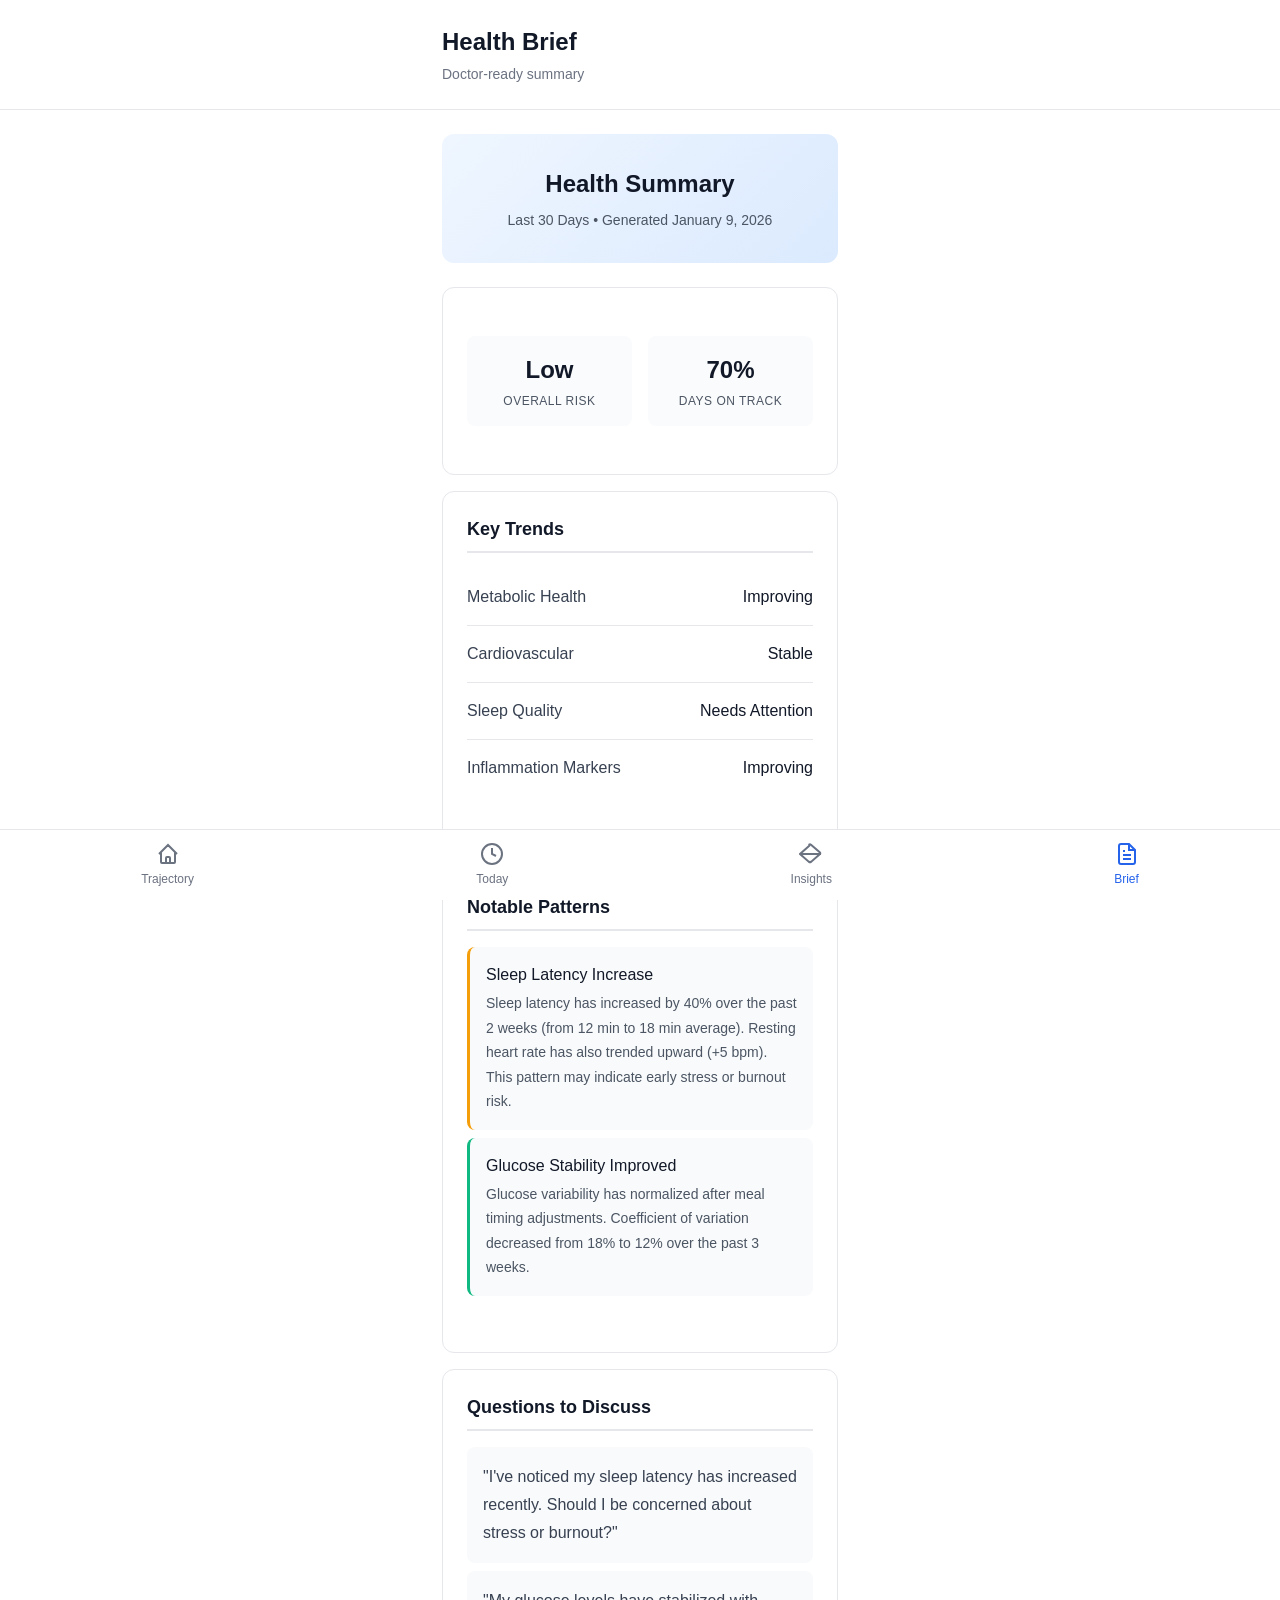
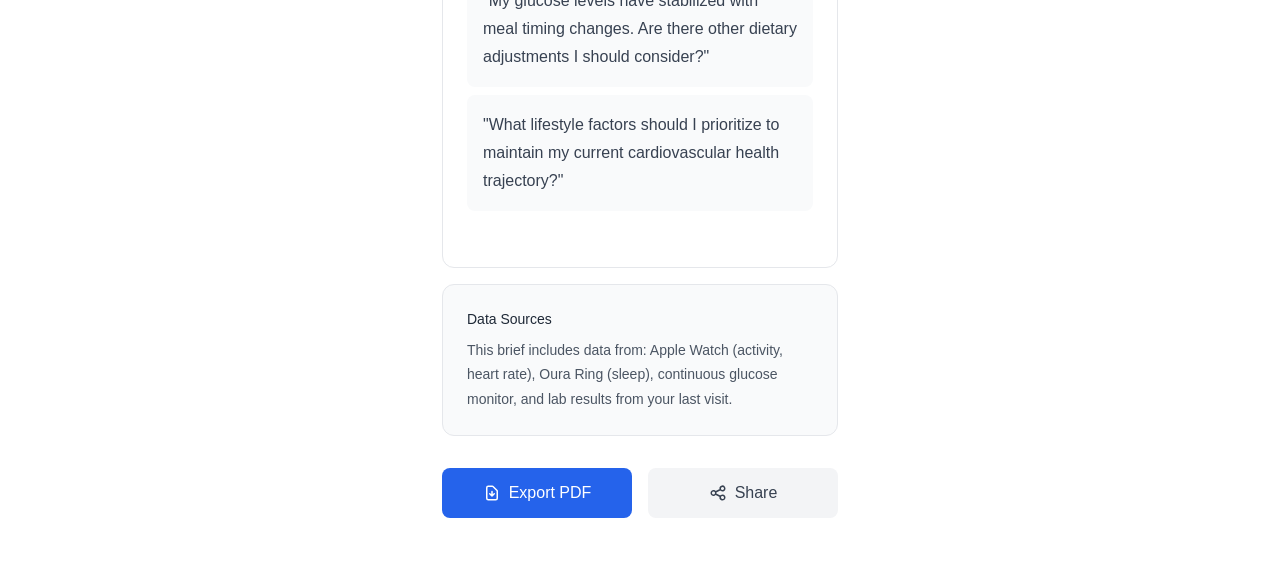
<file: 4-health-brief.html>
<!DOCTYPE html>
<html lang="en">
<head>
  <meta charset="UTF-8">
  <meta name="viewport" content="width=device-width, initial-scale=1.0">
  <title>Health Brief - Prana Health</title>
  <link rel="stylesheet" href="design-system.css">
  <style>
    .brief-header {
      text-align: center;
      padding: var(--spacing-xl) 0;
      background: linear-gradient(135deg, #EFF6FF 0%, #DBEAFE 100%);
      border-radius: var(--radius-lg);
      margin-bottom: var(--spacing-lg);
    }
    
    .brief-title {
      font-size: var(--font-size-2xl);
      font-weight: var(--font-weight-semibold);
      color: var(--color-neutral-900);
      margin-bottom: var(--spacing-sm);
    }
    
    .brief-date {
      font-size: var(--font-size-sm);
      color: var(--color-neutral-600);
    }
    
    .section {
      margin-bottom: var(--spacing-xl);
    }
    
    .section-title {
      font-size: var(--font-size-lg);
      font-weight: var(--font-weight-semibold);
      color: var(--color-neutral-900);
      margin-bottom: var(--spacing-md);
      padding-bottom: var(--spacing-sm);
      border-bottom: 2px solid var(--color-border);
    }
    
    .trend-item {
      display: flex;
      justify-content: space-between;
      align-items: center;
      padding: var(--spacing-md) 0;
      border-bottom: 1px solid var(--color-border);
    }
    
    .trend-item:last-child {
      border-bottom: none;
    }
    
    .trend-label {
      font-size: var(--font-size-base);
      color: var(--color-neutral-700);
    }
    
    .trend-value {
      font-size: var(--font-size-base);
      font-weight: var(--font-weight-medium);
      color: var(--color-neutral-900);
    }
    
    .anomaly-item {
      padding: var(--spacing-md);
      background: var(--color-neutral-50);
      border-left: 3px solid var(--color-warning);
      border-radius: var(--radius-md);
      margin-bottom: var(--spacing-sm);
    }
    
    .anomaly-title {
      font-size: var(--font-size-base);
      font-weight: var(--font-weight-medium);
      color: var(--color-neutral-900);
      margin-bottom: var(--spacing-xs);
    }
    
    .anomaly-description {
      font-size: var(--font-size-sm);
      color: var(--color-neutral-600);
      line-height: var(--line-height-relaxed);
    }
    
    .question-item {
      padding: var(--spacing-md);
      background: var(--color-neutral-50);
      border-radius: var(--radius-md);
      margin-bottom: var(--spacing-sm);
    }
    
    .question-text {
      font-size: var(--font-size-base);
      color: var(--color-neutral-700);
      line-height: var(--line-height-relaxed);
    }
    
    .action-buttons {
      display: flex;
      gap: var(--spacing-md);
      margin-top: var(--spacing-xl);
    }
    
    .btn-icon {
      display: inline-flex;
      align-items: center;
      gap: var(--spacing-sm);
    }
    
    .btn-icon svg {
      width: 18px;
      height: 18px;
    }
    
    .summary-stats {
      display: grid;
      grid-template-columns: repeat(2, 1fr);
      gap: var(--spacing-md);
      margin: var(--spacing-lg) 0;
    }
    
    .stat-card {
      padding: var(--spacing-md);
      background: var(--color-surface);
      border-radius: var(--radius-md);
      text-align: center;
    }
    
    .stat-value {
      font-size: var(--font-size-2xl);
      font-weight: var(--font-weight-semibold);
      color: var(--color-neutral-900);
      margin-bottom: var(--spacing-xs);
    }
    
    .stat-label {
      font-size: var(--font-size-xs);
      color: var(--color-neutral-600);
      text-transform: uppercase;
      letter-spacing: 0.5px;
    }
  </style>
</head>
<body>
  <div class="screen">
    <div class="header">
      <div class="container">
        <div class="header-title">Health Brief</div>
        <div class="header-subtitle">Doctor-ready summary</div>
      </div>
    </div>
    
    <div class="container" style="padding-top: var(--spacing-lg);">
      <!-- Brief Header -->
      <div class="brief-header">
        <div class="brief-title">Health Summary</div>
        <div class="brief-date">Last 30 Days • Generated January 9, 2026</div>
      </div>
      
      <!-- Quick Stats -->
      <div class="card">
        <div class="summary-stats">
          <div class="stat-card">
            <div class="stat-value status-improving">Low</div>
            <div class="stat-label">Overall Risk</div>
          </div>
          <div class="stat-card">
            <div class="stat-value">70%</div>
            <div class="stat-label">Days On Track</div>
          </div>
        </div>
      </div>
      
      <!-- Key Trends -->
      <div class="card">
        <div class="section-title">Key Trends</div>
        <div class="section">
          <div class="trend-item">
            <span class="trend-label">Metabolic Health</span>
            <span class="trend-value status-improving">Improving</span>
          </div>
          <div class="trend-item">
            <span class="trend-label">Cardiovascular</span>
            <span class="trend-value status-improving">Stable</span>
          </div>
          <div class="trend-item">
            <span class="trend-label">Sleep Quality</span>
            <span class="trend-value status-stable">Needs Attention</span>
          </div>
          <div class="trend-item">
            <span class="trend-label">Inflammation Markers</span>
            <span class="trend-value status-improving">Improving</span>
          </div>
        </div>
      </div>
      
      <!-- Notable Anomalies -->
      <div class="card">
        <div class="section-title">Notable Patterns</div>
        <div class="section">
          <div class="anomaly-item">
            <div class="anomaly-title">Sleep Latency Increase</div>
            <div class="anomaly-description">
              Sleep latency has increased by 40% over the past 2 weeks (from 12 min to 18 min average). Resting heart rate has also trended upward (+5 bpm). This pattern may indicate early stress or burnout risk.
            </div>
          </div>
          <div class="anomaly-item" style="border-left-color: var(--color-success);">
            <div class="anomaly-title">Glucose Stability Improved</div>
            <div class="anomaly-description">
              Glucose variability has normalized after meal timing adjustments. Coefficient of variation decreased from 18% to 12% over the past 3 weeks.
            </div>
          </div>
        </div>
      </div>
      
      <!-- Suggested Questions -->
      <div class="card">
        <div class="section-title">Questions to Discuss</div>
        <div class="section">
          <div class="question-item">
            <div class="question-text">
              "I've noticed my sleep latency has increased recently. Should I be concerned about stress or burnout?"
            </div>
          </div>
          <div class="question-item">
            <div class="question-text">
              "My glucose levels have stabilized with meal timing changes. Are there other dietary adjustments I should consider?"
            </div>
          </div>
          <div class="question-item">
            <div class="question-text">
              "What lifestyle factors should I prioritize to maintain my current cardiovascular health trajectory?"
            </div>
          </div>
        </div>
      </div>
      
      <!-- Data Sources -->
      <div class="card" style="background: var(--color-neutral-50);">
        <div style="font-size: var(--font-size-sm); font-weight: var(--font-weight-medium); margin-bottom: var(--spacing-sm);">
          Data Sources
        </div>
        <div style="font-size: var(--font-size-sm); color: var(--color-neutral-600); line-height: var(--line-height-relaxed);">
          This brief includes data from: Apple Watch (activity, heart rate), Oura Ring (sleep), continuous glucose monitor, and lab results from your last visit.
        </div>
      </div>
      
      <!-- Action Buttons -->
      <div class="action-buttons">
        <button class="btn btn-primary btn-full btn-icon">
          <svg fill="none" stroke="currentColor" viewBox="0 0 24 24">
            <path stroke-linecap="round" stroke-linejoin="round" stroke-width="2" d="M12 10v6m0 0l-3-3m3 3l3-3m2 8H7a2 2 0 01-2-2V5a2 2 0 012-2h5.586a1 1 0 01.707.293l5.414 5.414a1 1 0 01.293.707V19a2 2 0 01-2 2z"/>
          </svg>
          Export PDF
        </button>
        <button class="btn btn-secondary btn-full btn-icon">
          <svg fill="none" stroke="currentColor" viewBox="0 0 24 24">
            <path stroke-linecap="round" stroke-linejoin="round" stroke-width="2" d="M8.684 13.342C8.886 12.938 9 12.482 9 12c0-.482-.114-.938-.316-1.342m0 2.684a3 3 0 110-2.684m0 2.684l6.632 3.316m-6.632-6l6.632-3.316m0 0a3 3 0 105.367-2.684 3 3 0 00-5.367 2.684zm0 9.316a3 3 0 105.368 2.684 3 3 0 00-5.368-2.684z"/>
          </svg>
          Share
        </button>
      </div>
    </div>
    
    <!-- Navigation -->
    <div class="nav-bar">
      <a href="1-risk-trajectory.html" class="nav-item">
        <div class="nav-icon" style="mask-image: url('data:image/svg+xml,<svg xmlns=%22http://www.w3.org/2000/svg%22 viewBox=%220 0 24 24%22 fill=%22none%22 stroke=%22currentColor%22 stroke-width=%222%22><path d=%22M3 12l2-2m0 0l7-7 7 7M5 10v10a1 1 0 001 1h3m10-11l2 2m-2-2v10a1 1 0 01-1 1h-3m-6 0a1 1 0 001-1v-4a1 1 0 011-1h2a1 1 0 011 1v4a1 1 0 001 1m-6 0h6%22/></svg>');"></div>
        <span>Trajectory</span>
      </a>
      <a href="2-daily-confidence.html" class="nav-item">
        <div class="nav-icon" style="mask-image: url('data:image/svg+xml,<svg xmlns=%22http://www.w3.org/2000/svg%22 viewBox=%220 0 24 24%22 fill=%22none%22 stroke=%22currentColor%22 stroke-width=%222%22><circle cx=%2212%22 cy=%2212%22 r=%2210%22/><path d=%22M12 6v6l4 2%22/></svg>');"></div>
        <span>Today</span>
      </a>
      <a href="3-risk-detection.html" class="nav-item">
        <div class="nav-icon" style="mask-image: url('data:image/svg+xml,<svg xmlns=%22http://www.w3.org/2000/svg%22 viewBox=%220 0 24 24%22 fill=%22none%22 stroke=%22currentColor%22 stroke-width=%222%22><path d=%22M10.29 3.86L1 12l9.29 8.14a1 1 0 011.42 0l9.29-8.14a1 1 0 000-1.42l-9.29-8.14a1 1 0 00-1.42 0z%22/><path d=%22M2 12h20%22/></svg>');"></div>
        <span>Insights</span>
      </a>
      <a href="4-health-brief.html" class="nav-item active">
        <div class="nav-icon" style="mask-image: url('data:image/svg+xml,<svg xmlns=%22http://www.w3.org/2000/svg%22 viewBox=%220 0 24 24%22 fill=%22none%22 stroke=%22currentColor%22 stroke-width=%222%22><path d=%22M14 2H6a2 2 0 00-2 2v16a2 2 0 002 2h12a2 2 0 002-2V8z%22/><path d=%22M14 2v6h6%22/><path d=%22M16 13H8%22/><path d=%22M16 17H8%22/><path d=%22M10 9H8%22/></svg>');"></div>
        <span>Brief</span>
      </a>
    </div>
  </div>
</body>
</html>
</file>
<file: design-system.css>
/* Prana Health Design System */

:root {
  /* Color Palette - Calm, Clinical, Trust-First */
  --color-primary: #2563EB; /* Trust blue */
  --color-primary-light: #3B82F6;
  --color-primary-dark: #1E40AF;
  
  --color-success: #10B981; /* Subtle green for positive trends */
  --color-warning: #F59E0B; /* Gentle amber for attention */
  --color-error: #EF4444; /* Soft red for risks */
  
  --color-neutral-50: #F9FAFB;
  --color-neutral-100: #F3F4F6;
  --color-neutral-200: #E5E7EB;
  --color-neutral-300: #D1D5DB;
  --color-neutral-400: #9CA3AF;
  --color-neutral-500: #6B7280;
  --color-neutral-600: #4B5563;
  --color-neutral-700: #374151;
  --color-neutral-800: #1F2937;
  --color-neutral-900: #111827;
  
  --color-background: #FFFFFF;
  --color-surface: #FAFBFC;
  --color-border: #E5E7EB;
  
  /* Typography */
  --font-family-primary: -apple-system, BlinkMacSystemFont, 'Segoe UI', 'Roboto', 'Helvetica Neue', Arial, sans-serif;
  --font-family-mono: 'SF Mono', Monaco, 'Cascadia Code', 'Roboto Mono', monospace;
  
  --font-size-xs: 0.75rem;    /* 12px */
  --font-size-sm: 0.875rem;   /* 14px */
  --font-size-base: 1rem;     /* 16px */
  --font-size-lg: 1.125rem;   /* 18px */
  --font-size-xl: 1.25rem;    /* 20px */
  --font-size-2xl: 1.5rem;    /* 24px */
  --font-size-3xl: 1.875rem;  /* 30px */
  --font-size-4xl: 2.25rem;   /* 36px */
  
  --font-weight-normal: 400;
  --font-weight-medium: 500;
  --font-weight-semibold: 600;
  --font-weight-bold: 700;
  
  --line-height-tight: 1.25;
  --line-height-normal: 1.5;
  --line-height-relaxed: 1.75;
  
  /* Spacing */
  --spacing-xs: 0.25rem;   /* 4px */
  --spacing-sm: 0.5rem;    /* 8px */
  --spacing-md: 1rem;      /* 16px */
  --spacing-lg: 1.5rem;    /* 24px */
  --spacing-xl: 2rem;      /* 32px */
  --spacing-2xl: 3rem;     /* 48px */
  --spacing-3xl: 4rem;     /* 64px */
  
  /* Border Radius */
  --radius-sm: 0.375rem;   /* 6px */
  --radius-md: 0.5rem;     /* 8px */
  --radius-lg: 0.75rem;    /* 12px */
  --radius-xl: 1rem;       /* 16px */
  --radius-full: 9999px;
  
  /* Shadows */
  --shadow-sm: 0 1px 2px 0 rgba(0, 0, 0, 0.05);
  --shadow-md: 0 4px 6px -1px rgba(0, 0, 0, 0.1), 0 2px 4px -1px rgba(0, 0, 0, 0.06);
  --shadow-lg: 0 10px 15px -3px rgba(0, 0, 0, 0.1), 0 4px 6px -2px rgba(0, 0, 0, 0.05);
  
  /* Transitions */
  --transition-fast: 150ms ease-in-out;
  --transition-base: 200ms ease-in-out;
  --transition-slow: 300ms ease-in-out;
}

/* Base Styles */
* {
  margin: 0;
  padding: 0;
  box-sizing: border-box;
}

body {
  font-family: var(--font-family-primary);
  font-size: var(--font-size-base);
  line-height: var(--line-height-normal);
  color: var(--color-neutral-800);
  background-color: var(--color-background);
  -webkit-font-smoothing: antialiased;
  -moz-osx-font-smoothing: grayscale;
}

/* Typography Utilities */
.text-xs { font-size: var(--font-size-xs); }
.text-sm { font-size: var(--font-size-sm); }
.text-base { font-size: var(--font-size-base); }
.text-lg { font-size: var(--font-size-lg); }
.text-xl { font-size: var(--font-size-xl); }
.text-2xl { font-size: var(--font-size-2xl); }
.text-3xl { font-size: var(--font-size-3xl); }
.text-4xl { font-size: var(--font-size-4xl); }

.font-normal { font-weight: var(--font-weight-normal); }
.font-medium { font-weight: var(--font-weight-medium); }
.font-semibold { font-weight: var(--font-weight-semibold); }
.font-bold { font-weight: var(--font-weight-bold); }

/* Layout Utilities */
.container {
  max-width: 428px;
  margin: 0 auto;
  padding: 0 var(--spacing-md);
}

.screen {
  min-height: 100vh;
  background: var(--color-background);
  padding-bottom: var(--spacing-3xl);
}

/* Card Component */
.card {
  background: var(--color-background);
  border: 1px solid var(--color-border);
  border-radius: var(--radius-lg);
  padding: var(--spacing-lg);
  margin-bottom: var(--spacing-md);
}

.card-elevated {
  box-shadow: var(--shadow-md);
  border: none;
}

/* Button Component */
.btn {
  display: inline-flex;
  align-items: center;
  justify-content: center;
  padding: var(--spacing-sm) var(--spacing-lg);
  border-radius: var(--radius-md);
  font-size: var(--font-size-base);
  font-weight: var(--font-weight-medium);
  border: none;
  cursor: pointer;
  transition: all var(--transition-base);
  text-decoration: none;
}

.btn-primary {
  background: var(--color-primary);
  color: white;
}

.btn-primary:hover {
  background: var(--color-primary-dark);
}

.btn-secondary {
  background: var(--color-neutral-100);
  color: var(--color-neutral-700);
}

.btn-secondary:hover {
  background: var(--color-neutral-200);
}

.btn-full {
  width: 100%;
  padding: var(--spacing-md) var(--spacing-lg);
}

/* Status Indicators */
.status-improving {
  color: var(--color-success);
}

.status-worsening {
  color: var(--color-error);
}

.status-stable {
  color: var(--color-neutral-500);
}

/* Spacing Utilities */
.mt-xs { margin-top: var(--spacing-xs); }
.mt-sm { margin-top: var(--spacing-sm); }
.mt-md { margin-top: var(--spacing-md); }
.mt-lg { margin-top: var(--spacing-lg); }
.mt-xl { margin-top: var(--spacing-xl); }
.mt-2xl { margin-top: var(--spacing-2xl); }

.mb-xs { margin-bottom: var(--spacing-xs); }
.mb-sm { margin-bottom: var(--spacing-sm); }
.mb-md { margin-bottom: var(--spacing-md); }
.mb-lg { margin-bottom: var(--spacing-lg); }
.mb-xl { margin-bottom: var(--spacing-xl); }
.mb-2xl { margin-bottom: var(--spacing-2xl); }

.p-sm { padding: var(--spacing-sm); }
.p-md { padding: var(--spacing-md); }
.p-lg { padding: var(--spacing-lg); }
.p-xl { padding: var(--spacing-xl); }

/* Navigation */
.nav-bar {
  position: fixed;
  bottom: 0;
  left: 0;
  right: 0;
  background: var(--color-background);
  border-top: 1px solid var(--color-border);
  padding: var(--spacing-sm) 0;
  display: flex;
  justify-content: space-around;
  z-index: 100;
}

.nav-item {
  display: flex;
  flex-direction: column;
  align-items: center;
  padding: var(--spacing-xs) var(--spacing-md);
  color: var(--color-neutral-500);
  text-decoration: none;
  font-size: var(--font-size-xs);
  transition: color var(--transition-base);
}

.nav-item.active {
  color: var(--color-primary);
}

.nav-icon {
  width: 24px;
  height: 24px;
  margin-bottom: var(--spacing-xs);
  background: currentColor;
  mask-size: contain;
  mask-repeat: no-repeat;
  mask-position: center;
}

/* Header */
.header {
  padding: var(--spacing-lg) var(--spacing-md);
  background: var(--color-background);
  border-bottom: 1px solid var(--color-border);
  position: sticky;
  top: 0;
  z-index: 50;
}

.header-title {
  font-size: var(--font-size-2xl);
  font-weight: var(--font-weight-semibold);
  color: var(--color-neutral-900);
}

.header-subtitle {
  font-size: var(--font-size-sm);
  color: var(--color-neutral-500);
  margin-top: var(--spacing-xs);
}

/* Divider */
.divider {
  height: 1px;
  background: var(--color-border);
  margin: var(--spacing-lg) 0;
}

/* Progress Bar */
.progress-bar {
  width: 100%;
  height: 8px;
  background: var(--color-neutral-200);
  border-radius: var(--radius-full);
  overflow: hidden;
}

.progress-fill {
  height: 100%;
  background: var(--color-primary);
  border-radius: var(--radius-full);
  transition: width var(--transition-slow);
}

/* Empty State */
.empty-state {
  text-align: center;
  padding: var(--spacing-3xl) var(--spacing-lg);
  color: var(--color-neutral-500);
}

.empty-state-icon {
  width: 64px;
  height: 64px;
  margin: 0 auto var(--spacing-lg);
  opacity: 0.3;
}

.empty-state-title {
  font-size: var(--font-size-lg);
  font-weight: var(--font-weight-medium);
  color: var(--color-neutral-700);
  margin-bottom: var(--spacing-sm);
}

.empty-state-text {
  font-size: var(--font-size-sm);
  line-height: var(--line-height-relaxed);
}

/* Risk Trajectory Specific */
.risk-card {
  position: relative;
  padding: var(--spacing-xl);
  margin-bottom: var(--spacing-md);
}

.risk-label {
  font-size: var(--font-size-sm);
  color: var(--color-neutral-600);
  margin-bottom: var(--spacing-sm);
  display: flex;
  justify-content: space-between;
  align-items: center;
}

.risk-value {
  font-size: var(--font-size-3xl);
  font-weight: var(--font-weight-semibold);
  margin-bottom: var(--spacing-xs);
}

.risk-trend {
  display: flex;
  align-items: center;
  gap: var(--spacing-xs);
  font-size: var(--font-size-sm);
  margin-top: var(--spacing-sm);
}

.trend-arrow {
  font-size: var(--font-size-lg);
}

/* Confidence Score */
.confidence-circle {
  width: 120px;
  height: 120px;
  border-radius: 50%;
  display: flex;
  align-items: center;
  justify-content: center;
  flex-direction: column;
  margin: 0 auto var(--spacing-lg);
  position: relative;
  background: conic-gradient(
    from 0deg,
    var(--color-success) 0deg,
    var(--color-success) 252deg,
    var(--color-neutral-200) 252deg,
    var(--color-neutral-200) 360deg
  );
  padding: 4px;
}

.confidence-inner {
  width: 100%;
  height: 100%;
  border-radius: 50%;
  background: white;
  display: flex;
  align-items: center;
  justify-content: center;
  flex-direction: column;
}

.confidence-number {
  font-size: var(--font-size-4xl);
  font-weight: var(--font-weight-bold);
  color: var(--color-neutral-900);
}

.confidence-label {
  font-size: var(--font-size-xs);
  color: var(--color-neutral-500);
  text-transform: uppercase;
  letter-spacing: 0.5px;
}

/* Risk Detection Alert */
.alert-card {
  background: linear-gradient(135deg, #FEF3C7 0%, #FDE68A 100%);
  border-left: 4px solid var(--color-warning);
  padding: var(--spacing-lg);
  border-radius: var(--radius-lg);
  margin-bottom: var(--spacing-md);
}

.alert-title {
  font-size: var(--font-size-lg);
  font-weight: var(--font-weight-semibold);
  color: var(--color-neutral-900);
  margin-bottom: var(--spacing-sm);
  display: flex;
  align-items: center;
  gap: var(--spacing-sm);
}

.alert-icon {
  width: 24px;
  height: 24px;
  flex-shrink: 0;
}

.alert-text {
  font-size: var(--font-size-base);
  line-height: var(--line-height-relaxed);
  color: var(--color-neutral-700);
  margin-bottom: var(--spacing-md);
}

/* Action Item */
.action-item {
  display: flex;
  align-items: flex-start;
  gap: var(--spacing-md);
  padding: var(--spacing-md);
  background: var(--color-neutral-50);
  border-radius: var(--radius-md);
  margin-bottom: var(--spacing-sm);
}

.action-icon {
  width: 20px;
  height: 20px;
  flex-shrink: 0;
  margin-top: 2px;
}

.action-content {
  flex: 1;
}

.action-title {
  font-size: var(--font-size-base);
  font-weight: var(--font-weight-medium);
  color: var(--color-neutral-900);
  margin-bottom: var(--spacing-xs);
}

.action-description {
  font-size: var(--font-size-sm);
  color: var(--color-neutral-600);
  line-height: var(--line-height-relaxed);
}
</file>
